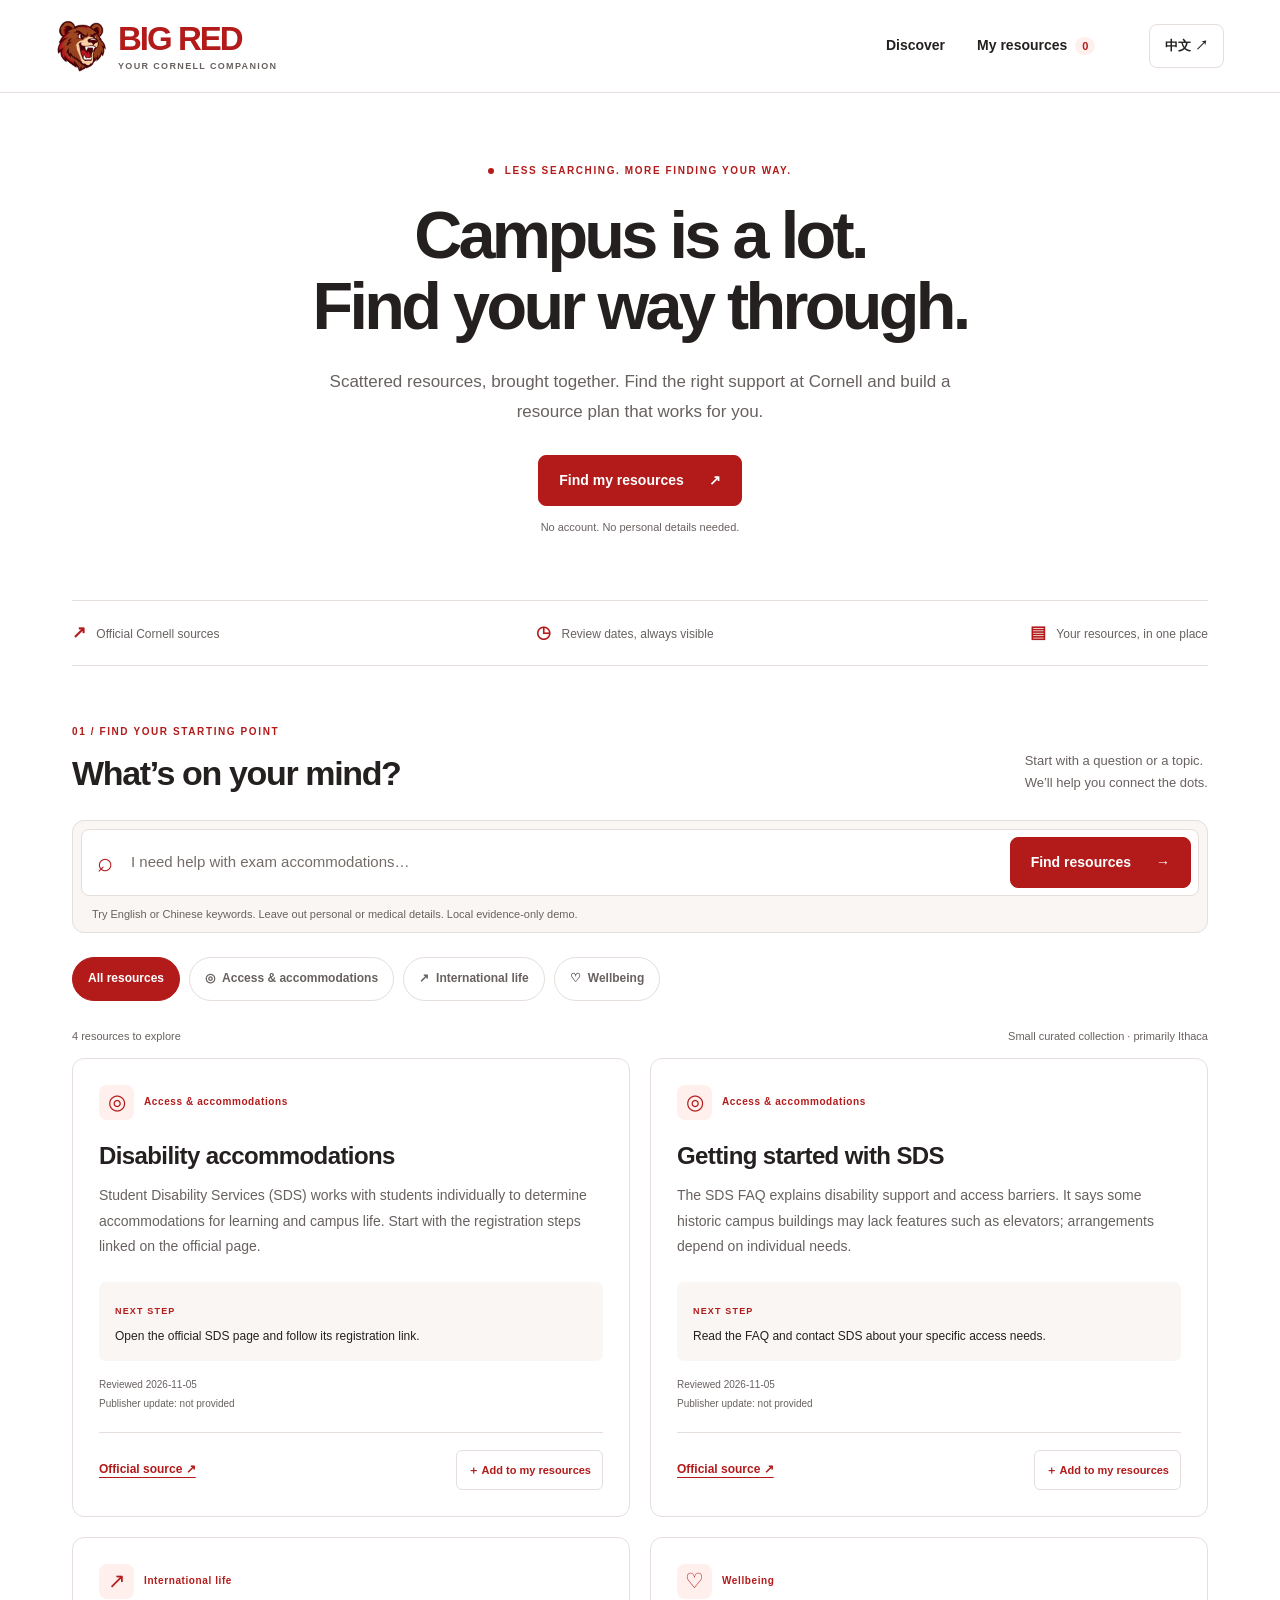
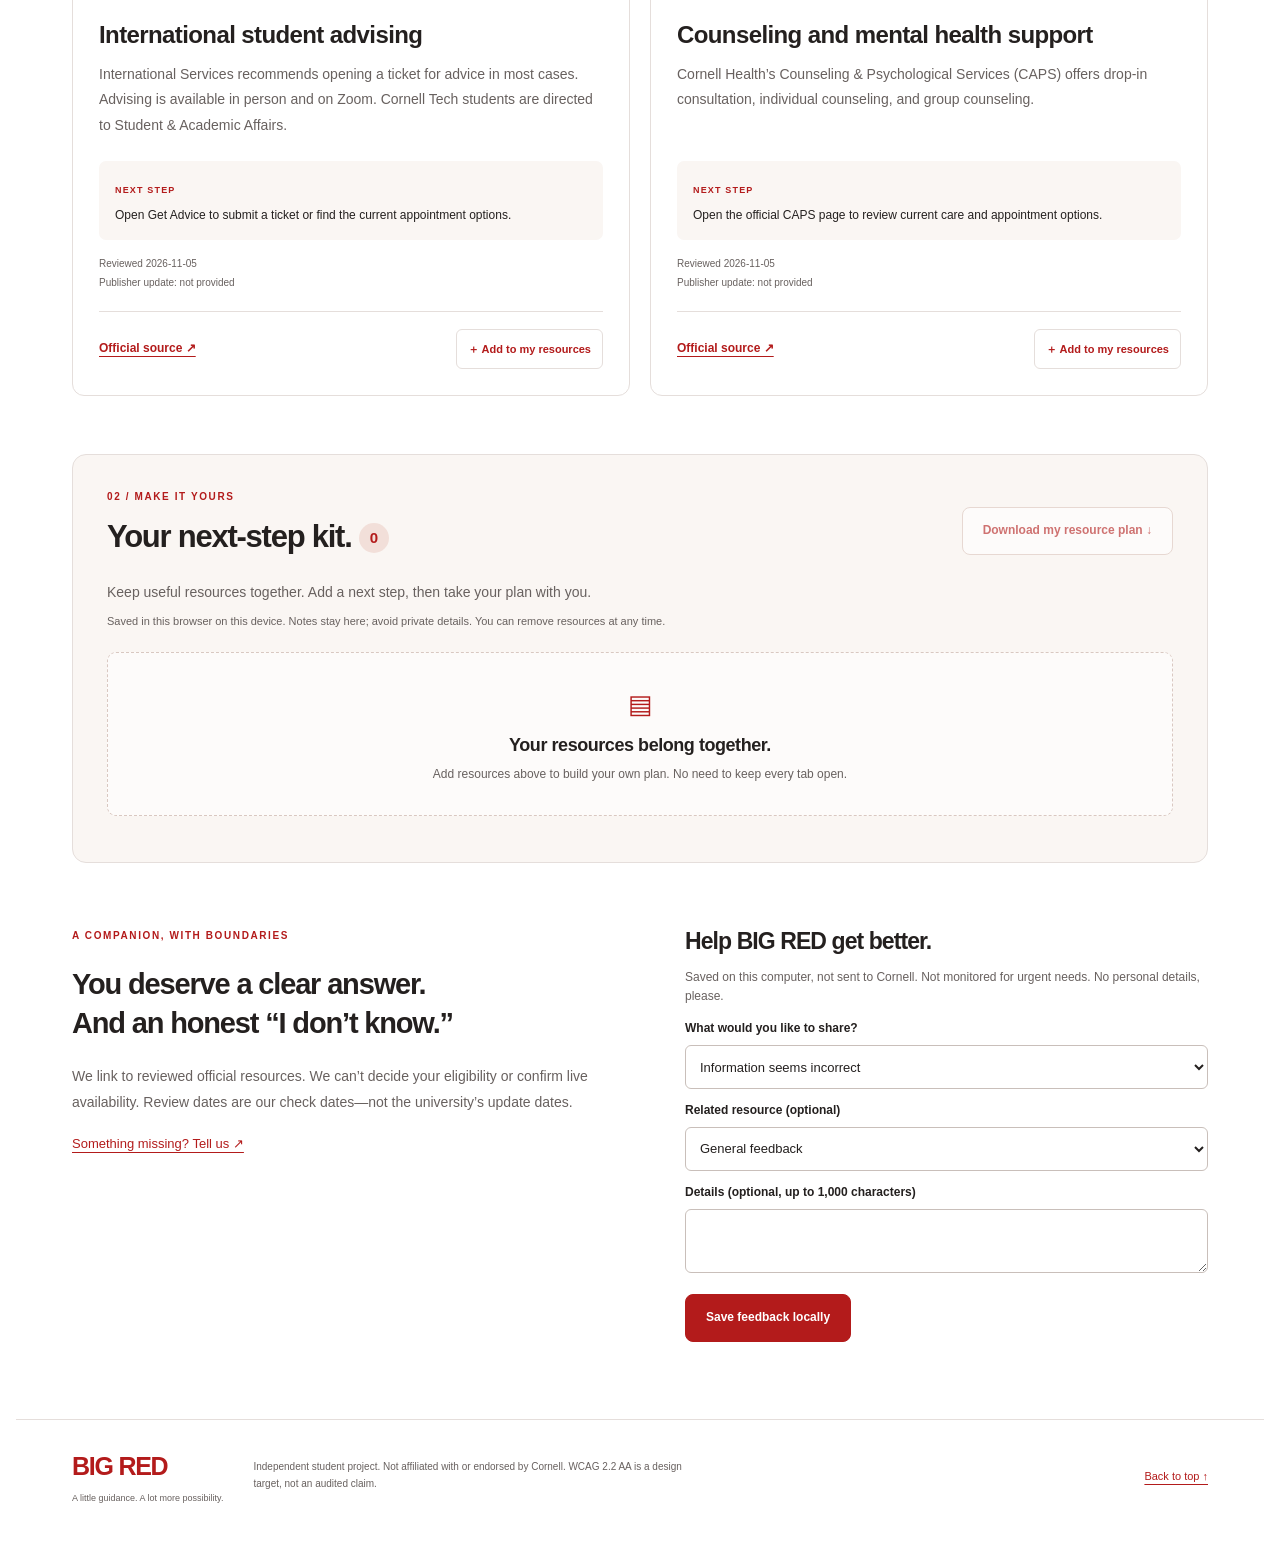
<file: index.html>
<!doctype html><html lang="en"><head><meta charset="utf-8"><meta name="viewport" content="width=device-width,initial-scale=1"><meta name="theme-color" content="#b31b1b"><title>BIG RED · Your Cornell resource companion</title><link rel="icon" href="./bear.png"><link rel="stylesheet" href="./style.css"><script src="./evidence.js" defer></script><script src="./app.js" defer></script></head><body>
<a class="skip" href="#main" data-i="skip">Skip to main content</a>
<header><a class="brand" href="./" aria-label="BIG RED home"><img src="./bear.png" alt="" width="52" height="52"><span>BIG RED<span class="brand-sub" data-i="brandSub">YOUR CORNELL COMPANION</span></span></a><nav aria-label="Main"><a href="#discover" data-i="discover">Discover</a><a href="#collection"><span data-i="myResources">My resources</span> <span id="nav-count" class="count">0</span></a></nav><button id="language" class="language" type="button" aria-label="Switch to Chinese">中文 <span aria-hidden="true">↗</span></button></header>
<main id="main"><section class="hero"><div class="hero-copy"><p class="eyebrow"><span class="dot"></span> <span data-i="eyebrow">LESS SEARCHING. MORE FINDING YOUR WAY.</span></p><h1 data-i="headline">Campus is a lot.<br>Find your way through.</h1><p class="hero-desc" data-i="intro">Scattered resources, brought together. Find the right support at Cornell and build a resource plan that works for you.</p><div class="hero-actions"><a class="button" href="#discover"><span data-i="start">Find my resources</span> <span aria-hidden="true">↗</span></a><span class="hero-note" data-i="noAccount">No account. No personal details needed.</span></div></div></section>
<div class="trust-strip"><span><b aria-hidden="true">↗</b> <span data-i="official">Official Cornell sources</span></span><span><b aria-hidden="true">◷</b> <span data-i="dates">Review dates, always visible</span></span><span><b aria-hidden="true">▤</b> <span data-i="organize">Your resources, in one place</span></span></div>
<section id="discover" class="discover"><div class="section-heading"><div><p class="eyebrow" data-i="step1">01 / FIND YOUR STARTING POINT</p><h2 data-i="discoverTitle">What’s on your mind?</h2></div><p class="section-aside" data-i="discoverAside">Start with a question or a topic.<br>We’ll help you connect the dots.</p></div>
<form id="ask-form" class="search-box"><label class="sr-only" for="question" data-i="questionLabel">What resources do you need?</label><div class="search-row"><span class="search-symbol" aria-hidden="true">⌕</span><input id="question" minlength="2" maxlength="500" required autocomplete="off" aria-describedby="query-help" placeholder="I need help with exam accommodations…"><button type="submit" id="ask-button"><span data-i="find">Find resources</span> <span aria-hidden="true">→</span></button></div><p id="query-help" data-i="queryHelp">Try English or Chinese keywords. Leave out personal or medical details. Local evidence-only demo.</p></form>
<div class="topics" role="group" aria-label="Resource topics"><button class="topic active" data-category="All" aria-pressed="true" data-i="all">All resources</button><button class="topic" data-category="Accessibility" aria-pressed="false"><span aria-hidden="true">◎</span> <span data-i="access">Access & accommodations</span></button><button class="topic" data-category="International" aria-pressed="false"><span aria-hidden="true">↗</span> <span data-i="international">International life</span></button><button class="topic" data-category="Wellbeing" aria-pressed="false"><span aria-hidden="true">♡</span> <span data-i="wellbeing">Wellbeing</span></button></div>
<p id="search-status" role="status"></p><div id="result-note" hidden><h3 id="result-heading" tabindex="-1"></h3><p id="result-message"></p><button id="reset-search" type="button" class="text-button" data-i="reset">Show all resources</button></div><div class="results-label"><span id="results-count"></span><span data-i="seedNote">Small curated collection · primarily Ithaca</span></div><div id="resources" class="cards"></div><noscript><p>Official resources / 官方资源：<a href="https://sds.cornell.edu/accommodations-services">SDS</a> · <a href="https://international.globallearning.cornell.edu/get-advice">International Services</a> · <a href="https://health.cornell.edu/services/mental-health-care">CAPS</a></p></noscript></section>
<section id="collection" class="collection"><div class="section-heading"><div><p class="eyebrow" data-i="step2">02 / MAKE IT YOURS</p><h2><span data-i="collectionTitle">Your next-step kit.</span> <span id="kit-count" class="kit-count">0</span></h2></div><button id="export" class="button outline" type="button" data-i="export">Download my resource plan ↓</button></div><p class="collection-intro" data-i="collectionIntro">Keep useful resources together. Add a next step, then take your plan with you.</p><p class="privacy" data-i="storage">Saved in this browser on this device. Notes stay here; avoid private details. You can remove resources at any time.</p><div id="kit"></div><p id="kit-status" role="status"></p></section>
<section class="bottom-grid"><div class="boundary"><p class="eyebrow" data-i="trustEyebrow">A COMPANION, WITH BOUNDARIES</p><h2 data-i="trustTitle">You deserve a clear answer.<br>And an honest “I don’t know.”</h2><p data-i="trustText">We link to reviewed official resources. We can’t decide your eligibility or confirm live availability. Review dates are our check dates—not the university’s update dates.</p><a href="#feedback" data-i="reportLink">Something missing? Tell us ↗</a></div><section id="feedback" class="feedback"><h2 data-i="feedbackTitle">Help BIG RED get better.</h2><p class="small" data-i="feedbackHelp">Saved on this computer, not sent to Cornell. Not monitored for urgent needs. No personal details, please.</p><form id="feedback-form"><label for="kind" data-i="feedbackType">What would you like to share?</label><select id="kind"><option value="incorrect" data-i="incorrect">Information seems incorrect</option><option value="outdated" data-i="outdated">Outdated resource</option><option value="accessibility" data-i="barrier">Accessibility barrier</option><option value="helpful" data-i="helpful">This helped me</option></select><label for="source" data-i="related">Related resource (optional)</label><select id="source"></select><label for="note" data-i="details">Details (optional, up to 1,000 characters)</label><textarea id="note" maxlength="1000" rows="2"></textarea><button type="submit" class="button" data-i="saveFeedback">Save feedback locally</button><p id="feedback-status" role="status"></p></form></section></section>
</main><footer><div class="footer-brand">BIG RED<span data-i="footerTag">A little guidance. A lot more possibility.</span></div><p data-i="disclaimer">Independent student project. Not affiliated with or endorsed by Cornell. WCAG 2.2 AA is a design target, not an audited claim.</p><a href="#main" data-i="backTop">Back to top ↑</a></footer></body></html>
</file>
<file: style.css>
:root{--red:#b31b1b;--deep:#871515;--ink:#24201f;--muted:#68615f;--line:#e5dedb;--soft:#faf6f3;--rose:#fff0ed}*{box-sizing:border-box}html{scroll-padding-top:24px}body{margin:0;color:var(--ink);background:#fff;font:16px/1.65 -apple-system,BlinkMacSystemFont,'Segoe UI',sans-serif}button,input,select,textarea{font:inherit}a{color:var(--red);text-underline-offset:4px}button,a,input,textarea,select{-webkit-tap-highlight-color:transparent}button{cursor:pointer}button:disabled{cursor:default;opacity:.6}button,a{touch-action:manipulation}:focus-visible{outline:3px solid #235ac0;outline-offset:4px}button{min-height:44px}h1,h2,h3,h4,p{margin-top:0}h1{font-size:clamp(42px,5.2vw,68px);line-height:1.08;letter-spacing:-.055em;font-weight:760;margin-bottom:24px}h2{font-size:34px;letter-spacing:-.04em;line-height:1.2;margin-bottom:0}h3{font-size:24px;line-height:1.3;letter-spacing:-.025em}h4{font-size:21px;margin-bottom:8px}.skip{position:absolute;top:-100px;left:20px;background:white;padding:12px;z-index:10}.skip:focus{top:10px}.sr-only{position:absolute;width:1px;height:1px;padding:0;margin:-1px;overflow:hidden;clip:rect(0,0,0,0);white-space:nowrap;border:0}header{max-width:1360px;margin:auto;padding:20px 56px;display:flex;align-items:center;justify-content:space-between;gap:24px;border-bottom:1px solid var(--line)}.brand{display:flex;gap:10px;align-items:center;color:var(--red);font-size:33px;line-height:1;font-weight:850;letter-spacing:-.06em;text-decoration:none}.brand img{object-fit:contain}.brand-sub{display:block;font-size:9px;letter-spacing:.15em;color:var(--muted);margin-top:7px;font-weight:700}nav{display:flex;gap:32px;margin-left:auto;margin-right:30px}nav a{font-size:14px;color:var(--ink);text-decoration:none;font-weight:600;padding:9px 0}nav a:hover{color:var(--red)}.count{border-radius:50%;background:var(--rose);color:var(--red);font-size:11px;padding:3px 7px;margin-left:4px}.language{border:1px solid var(--line);background:white;padding:8px 15px;border-radius:8px;color:var(--ink);font-size:13px;font-weight:650}main{max-width:1248px;margin:auto;padding:0 56px}.hero{display:grid;grid-template-columns:1.2fr 1fr;gap:24px;align-items:center;padding:70px 0 64px}.eyebrow{font-size:10px;letter-spacing:.16em;color:var(--red);font-weight:750;margin-bottom:20px}.dot{display:inline-block;background:var(--red);width:6px;height:6px;border-radius:50%;margin-right:6px;vertical-align:middle}.hero-desc{font-size:17px;line-height:1.75;color:var(--muted);max-width:500px}.hero-actions{display:flex;gap:18px;align-items:center;margin-top:28px}.button,#ask-button{display:inline-flex;align-items:center;justify-content:center;gap:25px;padding:13px 20px;background:var(--red);color:white;text-decoration:none;font-weight:650;font-size:14px;border:1px solid var(--red);border-radius:8px;min-height:48px}.button:hover,#ask-button:hover{background:var(--deep)}.hero-note{font-size:11px;color:var(--muted);max-width:130px;line-height:1.6}.hero-art{height:330px;position:relative;display:flex;align-items:center;justify-content:center}.bear-disc{width:250px;height:250px;border-radius:50%;background:var(--rose);display:grid;place-items:center;transform:rotate(-8deg);z-index:1}.bear-disc img{object-fit:contain}.orbit{position:absolute;border:1px dashed #e4c6bd;border-radius:50%;width:320px;height:320px;transform:rotate(-20deg)}.orbit-two{width:385px;height:220px;transform:rotate(35deg)}.float{position:absolute;border:1px solid var(--line);background:white;box-shadow:0 8px 28px #541c100a;border-radius:8px;padding:11px 15px;font-size:11px;font-weight:650;z-index:2;white-space:nowrap}.f1{top:22px;left:0;transform:rotate(-5deg)}.f2{top:87px;right:-8px;transform:rotate(6deg)}.f3{bottom:12px;left:28px;transform:rotate(-3deg)}.spark{color:var(--red);position:absolute;font-size:30px}.s1{right:18px;bottom:45px}.s2{left:26px;top:135px}.trust-strip{border-top:1px solid var(--line);border-bottom:1px solid var(--line);display:flex;justify-content:space-between;gap:20px;padding:18px 0;color:var(--muted);font-size:12px}.trust-strip b{color:var(--red);font-size:17px;margin-right:7px}.discover{padding:58px 0}.section-heading{display:flex;justify-content:space-between;gap:25px;align-items:end;margin-bottom:26px}.section-heading .eyebrow{margin-bottom:12px}.section-aside{font-size:13px;color:var(--muted);margin:0;line-height:1.7}.search-box{background:var(--soft);border:1px solid var(--line);border-radius:12px;padding:8px 8px 0}.search-row{display:flex;align-items:center;gap:10px;background:white;border:1px solid var(--line);border-radius:8px;padding:7px}.search-symbol{font-size:27px;color:var(--red);padding:0 8px}#question{min-width:0;flex:1;border:0;background:white;padding:10px 0;font-size:15px;color:var(--ink)}#question::placeholder{color:#756c68}.search-box>p{font-size:11px;color:var(--muted);margin:9px 11px}.topics{display:flex;flex-wrap:wrap;gap:9px;margin:24px 0}.topic{font-size:12px;padding:8px 15px;border:1px solid var(--line);border-radius:30px;background:white;color:var(--muted);font-weight:600;display:flex;align-items:center;gap:7px}.topic.active{background:var(--red);border-color:var(--red);color:white}.topic:hover{border-color:var(--red)}.results-label{display:flex;justify-content:space-between;gap:12px;font-size:11px;color:var(--muted);margin:26px 0 13px}.cards{display:grid;grid-template-columns:repeat(2,minmax(0,1fr));gap:20px}.resource{display:flex;flex-direction:column;padding:26px;border:1px solid var(--line);border-radius:12px;transition:border-color .15s}.resource:hover{border-color:#c3998b}.card-top{display:flex;align-items:center;gap:10px;margin-bottom:20px}.card-icon{background:var(--rose);border-radius:8px;color:var(--red);width:35px;height:35px;display:grid;place-items:center;font-size:21px}.tag{font-size:10px;letter-spacing:.06em;color:var(--red);font-weight:700}.resource h3{margin-bottom:12px}.summary{font-size:14px;color:var(--muted);line-height:1.8;margin-bottom:23px;flex:1}.next-step{background:var(--soft);border-radius:7px;padding:14px 16px;margin-bottom:16px}.mini-label{font-size:9px;letter-spacing:.13em;font-weight:750;color:var(--red)}.next-step p{font-size:12px;margin:5px 0 0}.meta{font-size:10px;color:var(--muted);display:flex;flex-wrap:wrap;gap:4px 12px}.resource>.meta{display:grid;gap:2px;margin-bottom:20px}.card-actions{display:flex;align-items:center;justify-content:space-between;gap:12px;border-top:1px solid var(--line);padding-top:17px}.source-link{font-size:12px;font-weight:650;display:inline-block;padding:8px 0}.save-resource{font-size:11px;font-weight:650;background:white;border:1px solid var(--line);border-radius:6px;color:var(--red);padding:8px 11px;min-height:40px}.save-resource[aria-pressed=true]{background:var(--rose);border-color:#eac4bd}.collection{background:var(--soft);padding:34px;border:1px solid var(--line);border-radius:14px}.collection h2{font-size:31px}.kit-count{font-size:15px;color:var(--red);background:#f2dfd9;vertical-align:middle;display:inline-flex;align-items:center;justify-content:center;width:30px;height:30px;border-radius:50%;letter-spacing:0}.outline{background:white;color:var(--red);border-color:#dbc5bd;font-size:12px}.outline:hover{background:var(--rose)}.collection-intro{color:var(--muted);font-size:14px;margin-bottom:8px}.privacy{color:var(--muted);font-size:11px}.empty-kit{border:1px dashed #d9c8c1;border-radius:9px;background:#fff9;text-align:center;padding:30px;margin-top:22px}.empty-icon{font-size:26px;color:var(--red)}.empty-kit h3{font-size:18px;margin:8px 0}.empty-kit p{font-size:12px;color:var(--muted);margin:0}.kit-group>h3{font-size:12px;text-transform:uppercase;letter-spacing:.05em;color:var(--red);margin-top:26px}.kit-row{display:flex;justify-content:space-between;gap:20px;padding:22px;background:white;border:1px solid var(--line);border-radius:8px;margin-bottom:12px}.kit-row>div{flex:1}.kit-row textarea{font-size:13px}.text-button{background:transparent;border:0;text-decoration:underline;text-underline-offset:4px;color:var(--red);font-size:12px;align-self:start;padding:8px 0}.bottom-grid{display:grid;grid-template-columns:1fr 1fr;gap:90px;padding:65px 0}.boundary h2{font-size:29px;line-height:1.35;margin-bottom:20px}.boundary>p:not(.eyebrow){font-size:14px;color:var(--muted);line-height:1.9}.boundary>a{font-size:13px}.feedback h2{font-size:23px;margin-bottom:12px}.small{color:var(--muted);font-size:12px}label{display:block;font-size:12px;font-weight:650;margin:12px 0 6px}select,textarea{width:100%;border:1px solid #c9bfba;border-radius:6px;background:white;color:var(--ink);padding:10px;font-size:13px}textarea{resize:vertical}select{min-height:44px}.feedback .button{margin-top:12px;font-size:12px}footer{max-width:1248px;padding:26px 56px 40px;margin:auto;border-top:1px solid var(--line);display:flex;align-items:center;gap:30px}footer p{font-size:10px;color:var(--muted);max-width:430px;margin:0}footer>a{font-size:11px;margin-left:auto;white-space:nowrap}.footer-brand{font-size:25px;font-weight:850;color:var(--red);letter-spacing:-.05em}.footer-brand span{display:block;font-size:9px;color:var(--muted);font-weight:400;letter-spacing:0;margin-top:4px}#search-status,#kit-status,#feedback-status{font-size:12px;color:var(--red)}#result-note{border-left:3px solid var(--red);padding:16px 20px;background:var(--soft);margin:22px 0}#result-heading{font-size:20px;margin:0 0 7px}#result-message{font-size:14px;color:var(--muted);margin-bottom:0}.stale{color:var(--red);font-size:12px}html[lang=zh-CN] h1{font-size:clamp(40px,4.8vw,60px);line-height:1.25;letter-spacing:-.03em}html[lang=zh-CN] .eyebrow{letter-spacing:.08em}html[lang=zh-CN] .hero-desc{line-height:1.9}a,button{overflow-wrap:anywhere}@media(min-width:1400px){.hero{padding-top:85px;padding-bottom:80px}}@media(max-width:1000px){header{padding:20px 28px}main{padding:0 28px}.hero-art{transform:scale(.85)}.f2{right:-30px}.hero-actions{flex-wrap:wrap}.hero-note{max-width:none}.bottom-grid{gap:40px}.card-actions{flex-wrap:wrap}footer{padding:25px 28px}.orbit-two{width:320px}}@media(max-width:700px){header{padding:15px 20px;gap:12px}.brand{font-size:28px}.brand img{width:43px;height:43px}.brand-sub{font-size:8px}nav{gap:14px;margin:0 0 0 auto}nav a{font-size:11px}nav a:first-child{display:none}.language{padding:5px 9px;font-size:11px}main{padding:0 20px}.hero{grid-template-columns:1fr;padding:35px 0 25px;gap:8px}h1{font-size:47px}.hero-desc{font-size:15px}.hero-art{height:260px;max-width:400px;width:100%;margin:auto;transform:scale(.9)}.bear-disc{width:210px;height:210px}.bear-disc img{width:200px;height:200px}.orbit-one{width:260px;height:260px}.orbit-two{width:300px;height:190px}.f1{top:8px;left:0}.f2{right:-5px;top:75px}.f3{bottom:0;left:0}.trust-strip{flex-wrap:wrap;gap:10px 20px;padding:16px 0;font-size:10px}.trust-strip b{font-size:14px}.discover{padding:35px 0}.section-heading{align-items:start;flex-wrap:wrap;gap:12px}h2{font-size:28px}.section-aside{font-size:12px}.search-row{flex-wrap:wrap}.search-symbol{display:none}#question{width:100%;flex-basis:100%;padding:10px}#ask-button{width:100%;font-size:13px}.topics{gap:7px}.topic{font-size:11px;padding:7px 12px}.cards{grid-template-columns:1fr}.resource{padding:22px}.card-actions{flex-wrap:nowrap}.results-label{flex-wrap:wrap;font-size:10px}.collection{padding:22px}.collection h2{font-size:26px}.collection .section-heading{margin-bottom:16px}.kit-row{padding:17px;gap:10px}.kit-row h4{font-size:19px}.bottom-grid{grid-template-columns:1fr;gap:35px;padding:40px 0}.boundary h2{font-size:26px}footer{flex-wrap:wrap;gap:16px;padding:25px 20px}footer p{order:3;max-width:100%}footer>a{margin-left:auto}.hero-actions{gap:12px}.hero-note{font-size:10px}.float{font-size:10px;padding:9px 12px}html[lang=zh-CN] h1{font-size:43px}.kit-row .meta{font-size:10px}}@media(prefers-reduced-motion:reduce){*{transition:none!important;scroll-behavior:auto!important}}@media(forced-colors:active){button,.resource,.bear-disc,.search-box{border:1px solid CanvasText}}
@media(max-width:700px){.brand-sub{font-size:7px;letter-spacing:.1em;white-space:nowrap}.brand{gap:7px}.brand img{width:39px;height:39px}nav a{white-space:nowrap;font-size:10px}.language{white-space:nowrap;padding:5px 9px;flex-shrink:0}.hero-art{overflow:visible}}@media(max-width:360px){header{padding:12px 16px;gap:8px}.brand-sub{font-size:6px}.brand{font-size:24px}.brand img{width:32px;height:32px}nav{margin-left:auto}.count{margin-left:0;padding:2px 5px}.language{font-size:10px;padding:4px 6px}.card-actions{flex-wrap:wrap}}

/* Text-led hero; mascot is reserved for the header. */
.hero{grid-template-columns:1fr}.hero-copy{max-width:850px}.hero-desc{max-width:660px}
/* Center the text-led landing hero across the available space. */
.hero{justify-items:center;text-align:center;padding:70px 0 64px}
.hero-copy{width:100%;max-width:850px}
.hero .eyebrow{margin-left:auto;margin-right:auto}
.hero-desc{max-width:660px;margin-left:auto;margin-right:auto}
.hero-actions{justify-content:center;flex-direction:column;gap:13px}
.hero-note{max-width:none}
@media(min-width:1400px){.hero{padding:85px 0 80px}}
@media(max-width:700px){.hero{padding:40px 0 36px}.hero-copy{max-width:520px}.hero-actions{gap:12px}.hero-note{max-width:none}}
</file>
